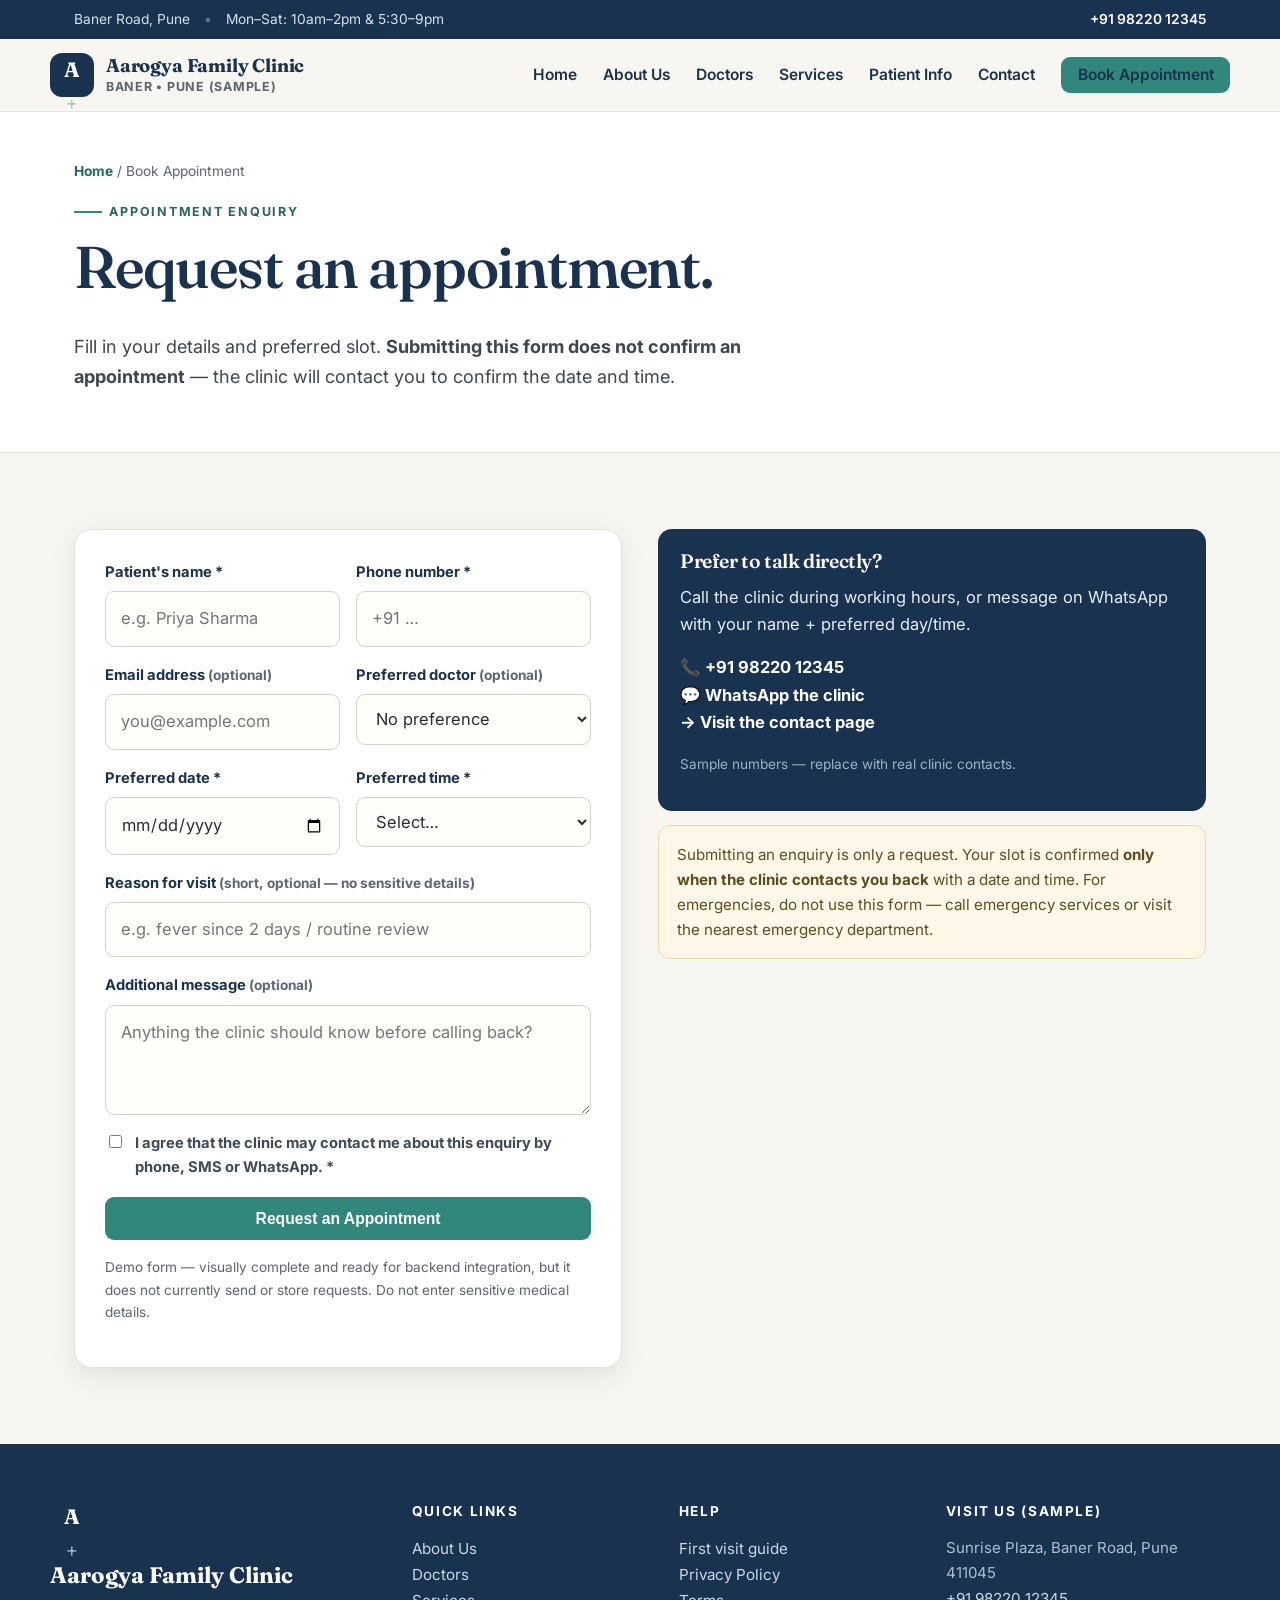
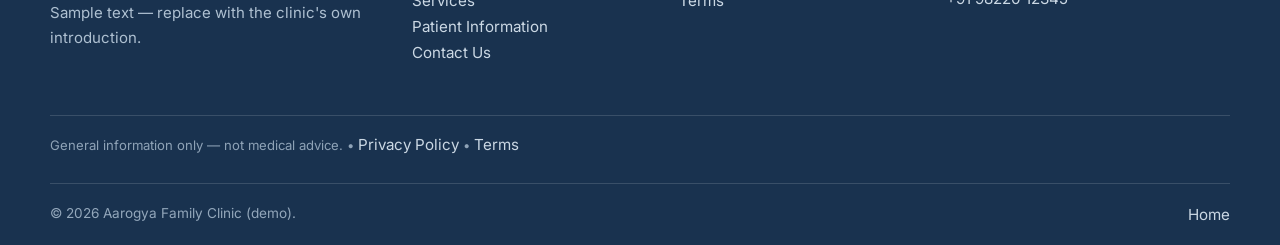
<file: appointment.html>
<!DOCTYPE html>
<html lang="en">
<head>
<meta charset="UTF-8"><meta name="viewport" content="width=device-width, initial-scale=1.0">
<title>Book Appointment | Aarogya Family Clinic (Sample)</title>
<meta name="description" content="Request an appointment at Aarogya Family Clinic, Baner Pune. Enquiry form with preferred doctor, date and time. The clinic confirms every slot personally.">
<link rel="preconnect" href="https://fonts.googleapis.com"><link rel="preconnect" href="https://fonts.gstatic.com" crossorigin>
<link href="https://fonts.googleapis.com/css2?family=Fraunces:opsz,wght@9..144,500;9..144,600;9..144,700&family=Inter:wght@400;500;600;700;800&display=swap" rel="stylesheet">
<link rel="stylesheet" href="css/style.css?v=2">
</head>
<body data-page="appointment">
<div class="topbar"><div class="wrap"><div>Baner Road, Pune <span class="dot">•</span> <span class="hide-m">Mon–Sat: 10am–2pm &amp; 5:30–9pm</span></div><div><a data-phone-href href="tel:+919822012345"><span data-phone-text>+91 98220 12345</span></a></div></div></div>
<header class="site-header"><div class="wrap nav-row">
<a class="brand" href="index.html"><span class="brand-mark">A<em>+</em></span><span class="brand-text"><strong>Aarogya Family Clinic</strong><small>Baner • Pune (Sample)</small></span></a>
<nav class="nav-links"><a data-nav="home" href="index.html">Home</a><a data-nav="about" href="about.html">About Us</a><a data-nav="doctors" href="doctors.html">Doctors</a><a data-nav="services" href="services.html">Services</a><a data-nav="patient" href="patient-info.html">Patient Info</a><a data-nav="contact" href="contact.html">Contact</a><a class="btn btn-primary btn-sm" href="appointment.html">Book Appointment</a></nav>
<button class="hamburger" id="menuBtn" aria-label="Open menu">☰</button></div></header>
<div class="drawer" id="drawer"><div class="drawer-scrim"></div><div class="drawer-panel"><button class="drawer-close" id="drawerClose">✕ Close</button><a class="dlink" data-nav="home" href="index.html">Home</a><a class="dlink" data-nav="about" href="about.html">About Us</a><a class="dlink" data-nav="doctors" href="doctors.html">Doctors</a><a class="dlink" data-nav="services" href="services.html">Services</a><a class="dlink" data-nav="patient" href="patient-info.html">Patient Information</a><a class="dlink" data-nav="contact" href="contact.html">Contact Us</a><a class="btn btn-primary" href="appointment.html" style="margin-top:10px">Book Appointment</a></div></div>

<main>
<div class="page-hero"><div class="wrap"><div class="breadcrumb"><a href="index.html">Home</a> / Book Appointment</div><span class="eyebrow">Appointment enquiry</span><h1>Request an appointment.</h1><p class="lead">Fill in your details and preferred slot. <strong>Submitting this form does not confirm an appointment</strong> — the clinic will contact you to confirm the date and time.</p></div></div>

<section><div class="wrap two-col">
<div class="form-card">
<form data-demo-form data-success="Thank you — demo enquiry received. In production, connect this form to email, WhatsApp or a booking system so the clinic actually receives it." novalidate>
<div class="form-grid">
<div class="field"><label for="pname">Patient's name *</label><input id="pname" name="name" type="text" autocomplete="name" placeholder="e.g. Priya Sharma" required><span class="error">Please enter the patient's name.</span></div>
<div class="field"><label for="phone">Phone number *</label><input id="phone" name="phone" type="tel" autocomplete="tel" placeholder="+91 …" required><span class="error">Please enter a valid phone number.</span></div>
<div class="field"><label for="email">Email address <span class="hint">(optional)</span></label><input id="email" name="email" type="email" autocomplete="email" placeholder="you@example.com"><span class="error">Please enter a valid email, or leave it blank.</span></div>
<div class="field"><label for="doc">Preferred doctor <span class="hint">(optional)</span></label><select id="doc" name="doctor"><option value="">No preference</option><option>Dr. Ananya Desai (sample)</option><option>Dr. Rahul Menon (sample)</option><option>Dr. Sara Thomas (sample)</option></select></div>
<div class="field"><label for="date">Preferred date *</label><input id="date" name="date" type="date" required><span class="error">Please choose a preferred date.</span></div>
<div class="field"><label for="time">Preferred time *</label><select id="time" name="time" required><option value="">Select…</option><option>Morning (10am–12pm)</option><option>Midday (12–2pm)</option><option>Evening (5:30–7:30pm)</option><option>Evening (7:30–9pm)</option></select><span class="error">Please choose a preferred time.</span></div>
<div class="field full"><label for="reason">Reason for visit <span class="hint">(short, optional — no sensitive details)</span></label><input id="reason" name="reason" type="text" placeholder="e.g. fever since 2 days / routine review"><span class="error"></span></div>
<div class="field full"><label for="msg">Additional message <span class="hint">(optional)</span></label><textarea id="msg" name="message" placeholder="Anything the clinic should know before calling back?"></textarea></div>
<div class="field full"><label class="consent"><input type="checkbox" id="consent" required style="width:auto;margin-top:4px"> <span>I agree that the clinic may contact me about this enquiry by phone, SMS or WhatsApp. *</span></label><span class="error">Please tick the consent box so we can contact you.</span></div>
</div>
<p style="margin-top:18px"><button class="btn btn-primary" type="submit" style="width:100%">Request an Appointment</button></p>
<p class="hint">Demo form — visually complete and ready for backend integration, but it does not currently send or store requests. Do not enter sensitive medical details.</p>
<div class="form-status" role="status" aria-live="polite"></div>
</form>
</div>
<div class="contact-side">
<div class="contact-tile"><h3>Prefer to talk directly?</h3><p>Call the clinic during working hours, or message on WhatsApp with your name + preferred day/time.</p><p><a data-phone-href href="tel:+919822012345">📞 <span data-phone-text>+91 98220 12345</span></a><br><a data-whatsapp href="#">💬 WhatsApp the clinic</a><br><a href="contact.html">→ Visit the contact page</a></p><p style="font-size:.85rem;color:#9FB2C4">Sample numbers — replace with real clinic contacts.</p></div>
<div class="notice">Submitting an enquiry is only a request. Your slot is confirmed <strong>only when the clinic contacts you back</strong> with a date and time. For emergencies, do not use this form — call emergency services or visit the nearest emergency department.</div>
</div>
</div></section>
</main>

<footer class="site-footer"><div class="wrap footer-grid">
<div class="footer-brand"><span class="brand-mark">A<em>+</em></span><strong>Aarogya Family Clinic</strong><p>Sample text — replace with the clinic's own introduction.</p></div>
<div><h4>Quick links</h4><p><a href="about.html">About Us</a><br><a href="doctors.html">Doctors</a><br><a href="services.html">Services</a><br><a href="patient-info.html">Patient Information</a><br><a href="contact.html">Contact Us</a></p></div>
<div><h4>Help</h4><p><a href="patient-info.html">First visit guide</a><br><a href="privacy.html">Privacy Policy</a><br><a href="terms.html">Terms</a></p></div>
<div><h4>Visit us (sample)</h4><p>Sunrise Plaza, Baner Road, Pune 411045<br><a data-phone-href href="tel:+919822012345"><span data-phone-text>+91 98220 12345</span></a></p></div>
</div><div class="wrap disclaimer">General information only — not medical advice. • <a href="privacy.html">Privacy Policy</a> • <a href="terms.html">Terms</a></div>
<div class="wrap footer-bottom"><span>© <span data-year>2026</span> Aarogya Family Clinic (demo).</span><span><a href="index.html">Home</a></span></div></footer>
<nav class="mobile-bar"><a class="call" data-phone-href href="tel:+919822012345">Call</a><a class="call" data-whatsapp href="#">WhatsApp</a><a class="book" href="appointment.html">Book</a></nav>
<script src="js/main.js?v=2"></script></body></html>
</file>
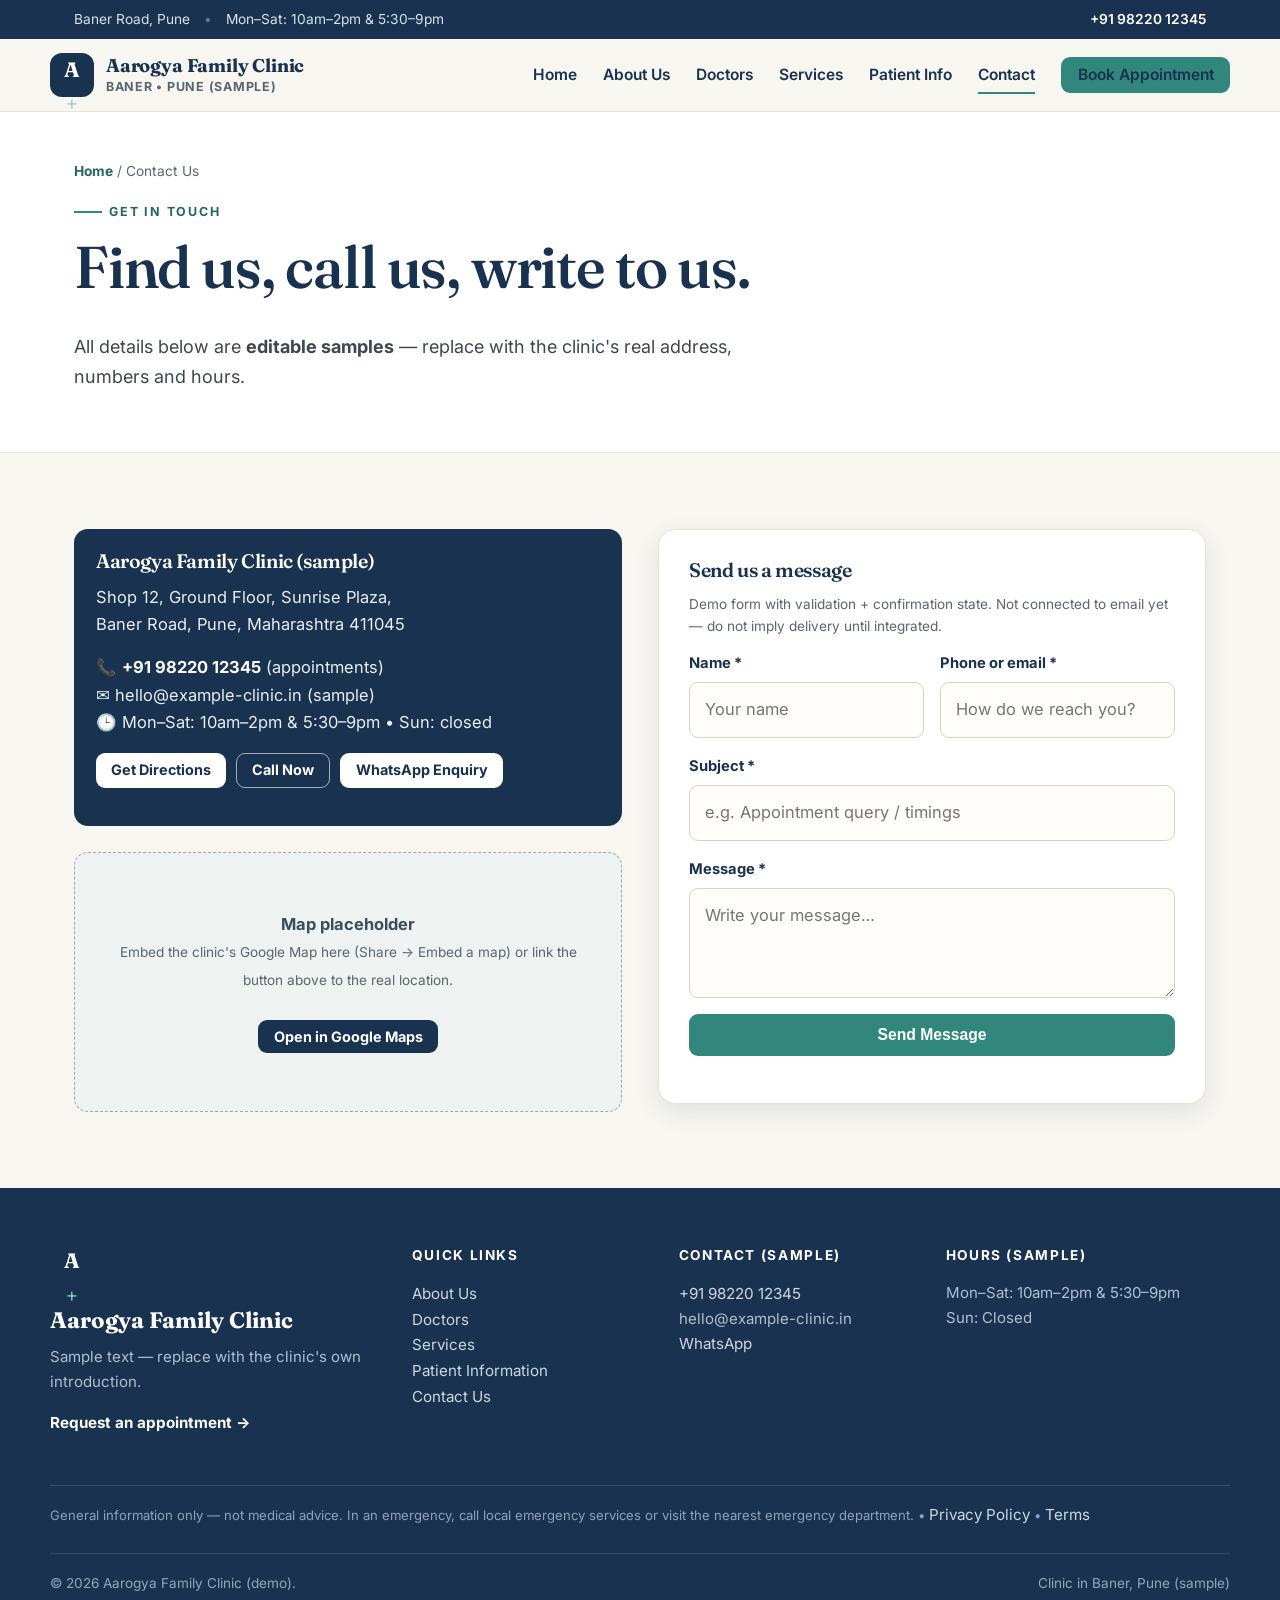
<file: contact.html>
<!DOCTYPE html>
<html lang="en">
<head>
<meta charset="UTF-8"><meta name="viewport" content="width=device-width, initial-scale=1.0">
<title>Contact Us | Aarogya Family Clinic, Baner Pune (Sample)</title>
<meta name="description" content="Address, phone, email, hours, directions and contact form for Aarogya Family Clinic (sample details). Call, WhatsApp or send a message.">
<link rel="preconnect" href="https://fonts.googleapis.com"><link rel="preconnect" href="https://fonts.gstatic.com" crossorigin>
<link href="https://fonts.googleapis.com/css2?family=Fraunces:opsz,wght@9..144,500;9..144,600;9..144,700&family=Inter:wght@400;500;600;700;800&display=swap" rel="stylesheet">
<link rel="stylesheet" href="css/style.css?v=2">
</head>
<body data-page="contact">
<div class="topbar"><div class="wrap"><div>Baner Road, Pune <span class="dot">•</span> <span class="hide-m">Mon–Sat: 10am–2pm &amp; 5:30–9pm</span></div><div><a data-phone-href href="tel:+919822012345"><span data-phone-text>+91 98220 12345</span></a></div></div></div>
<header class="site-header"><div class="wrap nav-row">
<a class="brand" href="index.html"><span class="brand-mark">A<em>+</em></span><span class="brand-text"><strong>Aarogya Family Clinic</strong><small>Baner • Pune (Sample)</small></span></a>
<nav class="nav-links"><a data-nav="home" href="index.html">Home</a><a data-nav="about" href="about.html">About Us</a><a data-nav="doctors" href="doctors.html">Doctors</a><a data-nav="services" href="services.html">Services</a><a data-nav="patient" href="patient-info.html">Patient Info</a><a data-nav="contact" href="contact.html">Contact</a><a class="btn btn-primary btn-sm" href="appointment.html">Book Appointment</a></nav>
<button class="hamburger" id="menuBtn" aria-label="Open menu">☰</button></div></header>
<div class="drawer" id="drawer"><div class="drawer-scrim"></div><div class="drawer-panel"><button class="drawer-close" id="drawerClose">✕ Close</button><a class="dlink" data-nav="home" href="index.html">Home</a><a class="dlink" data-nav="about" href="about.html">About Us</a><a class="dlink" data-nav="doctors" href="doctors.html">Doctors</a><a class="dlink" data-nav="services" href="services.html">Services</a><a class="dlink" data-nav="patient" href="patient-info.html">Patient Information</a><a class="dlink" data-nav="contact" href="contact.html">Contact Us</a><a class="btn btn-primary" href="appointment.html" style="margin-top:10px">Book Appointment</a></div></div>

<main>
<div class="page-hero"><div class="wrap"><div class="breadcrumb"><a href="index.html">Home</a> / Contact Us</div><span class="eyebrow">Get in touch</span><h1>Find us, call us, write to us.</h1><p class="lead">All details below are <strong>editable samples</strong> — replace with the clinic's real address, numbers and hours.</p></div></div>

<section><div class="wrap two-col">
<div>
<div class="contact-tile"><h3>Aarogya Family Clinic (sample)</h3><p>Shop 12, Ground Floor, Sunrise Plaza,<br>Baner Road, Pune, Maharashtra 411045</p><p>📞 <a data-phone-href href="tel:+919822012345"><span data-phone-text>+91 98220 12345</span></a> (appointments)<br>✉️ hello@example-clinic.in (sample)<br>🕒 Mon–Sat: 10am–2pm &amp; 5:30–9pm • Sun: closed</p><p style="display:flex;gap:10px;flex-wrap:wrap;margin-top:14px"><a data-maps href="#" class="btn btn-light btn-sm">Get Directions</a><a data-phone-href href="tel:+919822012345" class="btn btn-ghost-light btn-sm">Call Now</a><a data-whatsapp href="#" class="btn btn-light btn-sm">WhatsApp Enquiry</a></p></div>
<div class="mapbox mt"><div><strong>Map placeholder</strong><br><span class="hint">Embed the clinic's Google Map here (Share → Embed a map) or link the button above to the real location.</span><br><br><a data-maps href="#" class="btn btn-navy btn-sm">Open in Google Maps</a></div></div>
</div>
<div class="form-card">
<h3 style="margin-top:0">Send us a message</h3>
<p class="hint">Demo form with validation + confirmation state. Not connected to email yet — do not imply delivery until integrated.</p>
<form data-demo-form data-success="Thank you — demo message noted. Connect this form to an email service to receive real messages." novalidate>
<div class="form-grid">
<div class="field"><label for="cname">Name *</label><input id="cname" type="text" placeholder="Your name" required><span class="error">Please enter your name.</span></div>
<div class="field"><label for="ccontact">Phone or email *</label><input id="ccontact" type="text" placeholder="How do we reach you?" required><span class="error">Please share a phone number or email.</span></div>
<div class="field full"><label for="csub">Subject *</label><input id="csub" type="text" placeholder="e.g. Appointment query / timings" required><span class="error">Please add a subject.</span></div>
<div class="field full"><label for="cmsg">Message *</label><textarea id="cmsg" placeholder="Write your message…" required></textarea><span class="error">Please write your message.</span></div>
</div>
<p style="margin-top:16px"><button class="btn btn-primary" type="submit" style="width:100%">Send Message</button></p>
<div class="form-status" role="status" aria-live="polite"></div>
</form>
</div>
</div></section>
</main>

<footer class="site-footer"><div class="wrap footer-grid">
<div class="footer-brand"><span class="brand-mark">A<em>+</em></span><strong>Aarogya Family Clinic</strong><p>Sample text — replace with the clinic's own introduction.</p><p><a href="appointment.html" style="color:#fff;font-weight:700">Request an appointment →</a></p></div>
<div><h4>Quick links</h4><p><a href="about.html">About Us</a><br><a href="doctors.html">Doctors</a><br><a href="services.html">Services</a><br><a href="patient-info.html">Patient Information</a><br><a href="contact.html">Contact Us</a></p></div>
<div><h4>Contact (sample)</h4><p><a data-phone-href href="tel:+919822012345"><span data-phone-text>+91 98220 12345</span></a><br>hello@example-clinic.in<br><a data-whatsapp href="#">WhatsApp</a></p></div>
<div><h4>Hours (sample)</h4><p>Mon–Sat: 10am–2pm &amp; 5:30–9pm<br>Sun: Closed</p></div>
</div><div class="wrap disclaimer">General information only — not medical advice. In an emergency, call local emergency services or visit the nearest emergency department. • <a href="privacy.html">Privacy Policy</a> • <a href="terms.html">Terms</a></div>
<div class="wrap footer-bottom"><span>© <span data-year>2026</span> Aarogya Family Clinic (demo).</span><span>Clinic in Baner, Pune (sample)</span></div></footer>
<nav class="mobile-bar"><a class="call" data-phone-href href="tel:+919822012345">Call</a><a class="call" data-whatsapp href="#">WhatsApp</a><a class="book" href="appointment.html">Book</a></nav>
<script src="js/main.js?v=2"></script></body></html>
</file>
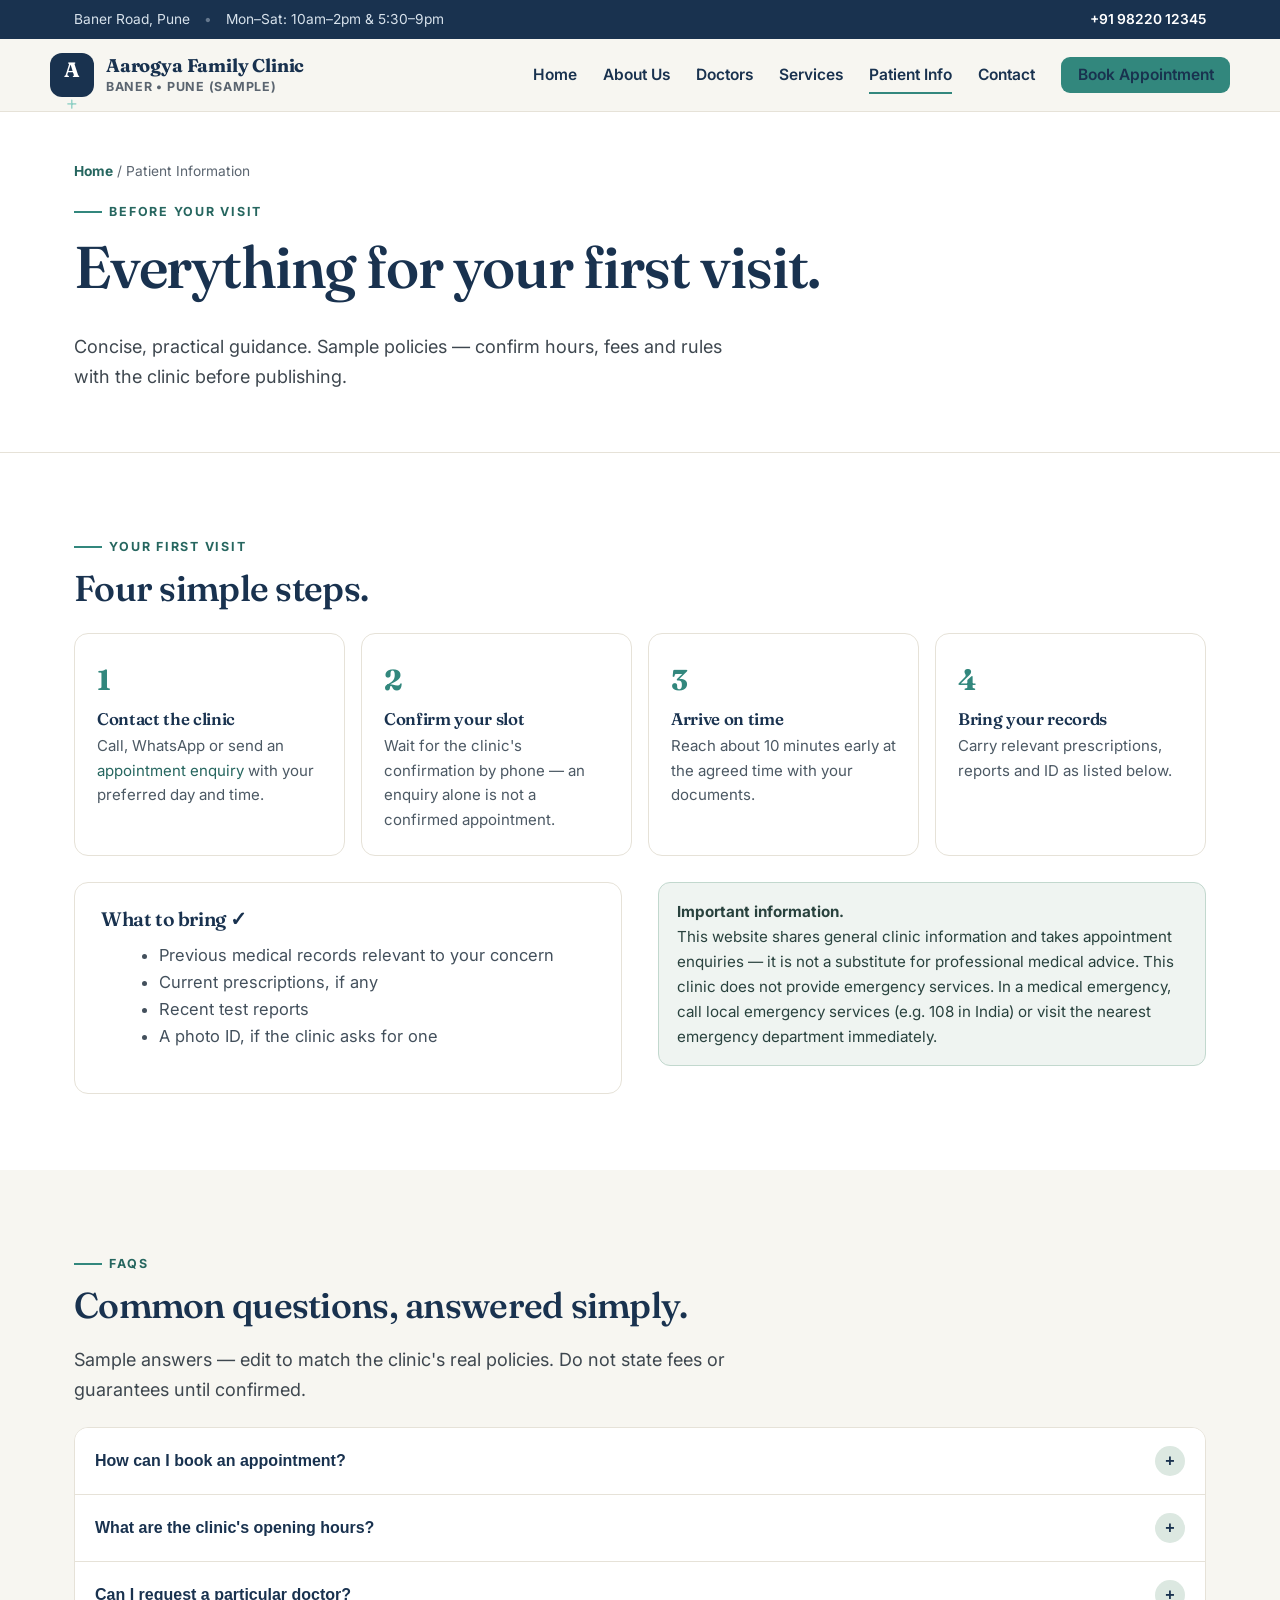
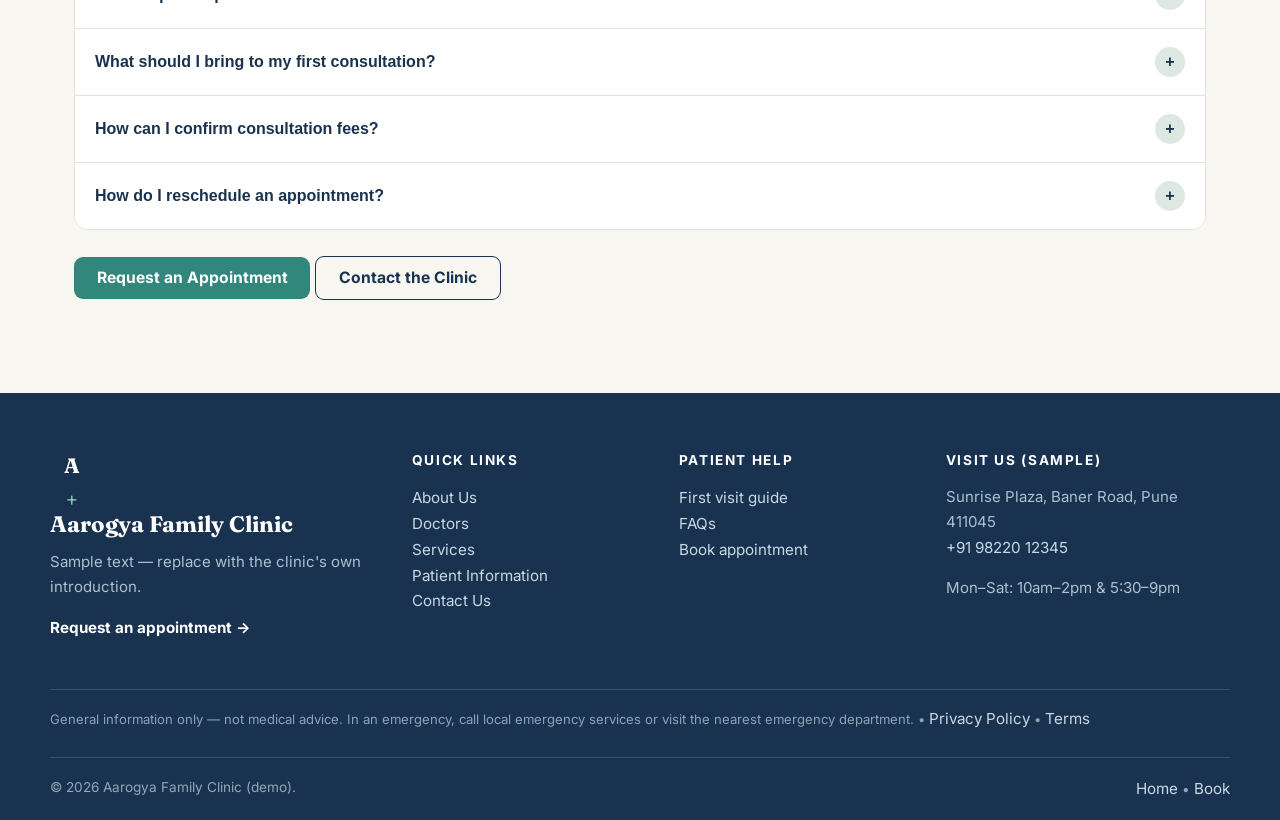
<file: patient-info.html>
<!DOCTYPE html>
<html lang="en">
<head>
<meta charset="UTF-8"><meta name="viewport" content="width=device-width, initial-scale=1.0">
<title>Patient Information | Aarogya Family Clinic (Sample)</title>
<meta name="description" content="First-visit guide, what to bring, FAQs on booking, hours, fees and rescheduling, plus important medical information notes. Sample answers — confirm policies with the clinic.">
<link rel="preconnect" href="https://fonts.googleapis.com"><link rel="preconnect" href="https://fonts.gstatic.com" crossorigin>
<link href="https://fonts.googleapis.com/css2?family=Fraunces:opsz,wght@9..144,500;9..144,600;9..144,700&family=Inter:wght@400;500;600;700;800&display=swap" rel="stylesheet">
<link rel="stylesheet" href="css/style.css?v=2">
</head>
<body data-page="patient">
<div class="topbar"><div class="wrap"><div>Baner Road, Pune <span class="dot">•</span> <span class="hide-m">Mon–Sat: 10am–2pm &amp; 5:30–9pm</span></div><div><a data-phone-href href="tel:+919822012345"><span data-phone-text>+91 98220 12345</span></a></div></div></div>
<header class="site-header"><div class="wrap nav-row">
<a class="brand" href="index.html"><span class="brand-mark">A<em>+</em></span><span class="brand-text"><strong>Aarogya Family Clinic</strong><small>Baner • Pune (Sample)</small></span></a>
<nav class="nav-links"><a data-nav="home" href="index.html">Home</a><a data-nav="about" href="about.html">About Us</a><a data-nav="doctors" href="doctors.html">Doctors</a><a data-nav="services" href="services.html">Services</a><a data-nav="patient" href="patient-info.html">Patient Info</a><a data-nav="contact" href="contact.html">Contact</a><a class="btn btn-primary btn-sm" href="appointment.html">Book Appointment</a></nav>
<button class="hamburger" id="menuBtn" aria-label="Open menu">☰</button></div></header>
<div class="drawer" id="drawer"><div class="drawer-scrim"></div><div class="drawer-panel"><button class="drawer-close" id="drawerClose">✕ Close</button><a class="dlink" data-nav="home" href="index.html">Home</a><a class="dlink" data-nav="about" href="about.html">About Us</a><a class="dlink" data-nav="doctors" href="doctors.html">Doctors</a><a class="dlink" data-nav="services" href="services.html">Services</a><a class="dlink" data-nav="patient" href="patient-info.html">Patient Information</a><a class="dlink" data-nav="contact" href="contact.html">Contact Us</a><a class="btn btn-primary" href="appointment.html" style="margin-top:10px">Book Appointment</a></div></div>

<main>
<div class="page-hero"><div class="wrap"><div class="breadcrumb"><a href="index.html">Home</a> / Patient Information</div><span class="eyebrow">Before your visit</span><h1>Everything for your first visit.</h1><p class="lead">Concise, practical guidance. Sample policies — confirm hours, fees and rules with the clinic before publishing.</p></div></div>

<section class="section-white"><div class="wrap">
<span class="eyebrow">Your first visit</span><h2>Four simple steps.</h2>
<div class="steps">
<div class="step"><b>1</b><h3>Contact the clinic</h3><p>Call, WhatsApp or send an <a href="appointment.html">appointment enquiry</a> with your preferred day and time.</p></div>
<div class="step"><b>2</b><h3>Confirm your slot</h3><p>Wait for the clinic's confirmation by phone — an enquiry alone is not a confirmed appointment.</p></div>
<div class="step"><b>3</b><h3>Arrive on time</h3><p>Reach about 10 minutes early at the agreed time with your documents.</p></div>
<div class="step"><b>4</b><h3>Bring your records</h3><p>Carry relevant prescriptions, reports and ID as listed below.</p></div>
</div>
<div class="two-col mt">
<div class="svc"><h3>What to bring ✓</h3><ul><li>Previous medical records relevant to your concern</li><li>Current prescriptions, if any</li><li>Recent test reports</li><li>A photo ID, if the clinic asks for one</li></ul></div>
<div class="notice navy"><strong>Important information.</strong><br>This website shares general clinic information and takes appointment enquiries — it is not a substitute for professional medical advice. This clinic does not provide emergency services. In a medical emergency, call local emergency services (e.g. 108 in India) or visit the nearest emergency department immediately.</div>
</div>
</div></section>

<section><div class="wrap">
<span class="eyebrow">FAQs</span><h2>Common questions, answered simply.</h2>
<p class="lead">Sample answers — edit to match the clinic's real policies. Do not state fees or guarantees until confirmed.</p>
<div class="faq">
<div class="faq-item"><button class="faq-q" aria-expanded="false">How can I book an appointment? <span class="icon">+</span></button><div class="faq-a">Call <a data-phone-href href="tel:+919822012345"><span data-phone-text>+91 98220 12345</span></a>, message on <a data-whatsapp href="#">WhatsApp</a>, or submit the <a href="appointment.html">appointment enquiry form</a>. The clinic will call back to confirm your date and time.</div></div>
<div class="faq-item"><button class="faq-q" aria-expanded="false">What are the clinic's opening hours? <span class="icon">+</span></button><div class="faq-a">Sample hours: Monday–Saturday, 10am–2pm and 5:30–9pm; Sunday closed. Hours may change on public holidays — please call to confirm.</div></div>
<div class="faq-item"><button class="faq-q" aria-expanded="false">Can I request a particular doctor? <span class="icon">+</span></button><div class="faq-a">Yes — mention the doctor's name in your enquiry. The clinic will do its best to accommodate it, subject to availability.</div></div>
<div class="faq-item"><button class="faq-q" aria-expanded="false">What should I bring to my first consultation? <span class="icon">+</span></button><div class="faq-a">Relevant past records, current prescriptions, recent test reports and an ID if requested. A short note of your symptoms and questions also helps.</div></div>
<div class="faq-item"><button class="faq-q" aria-expanded="false">How can I confirm consultation fees? <span class="icon">+</span></button><div class="faq-a">Fees vary by consultation type. Please call the clinic to confirm the current fee before your visit — sample site, no prices listed.</div></div>
<div class="faq-item"><button class="faq-q" aria-expanded="false">How do I reschedule an appointment? <span class="icon">+</span></button><div class="faq-a">Call or WhatsApp the clinic as early as possible and share your name, original slot and preferred new slot. The clinic will reconfirm.</div></div>
</div>
<p class="mt"><a class="btn btn-primary" href="appointment.html">Request an Appointment</a> <a class="btn btn-outline" href="contact.html">Contact the Clinic</a></p>
</div></section>
</main>

<footer class="site-footer"><div class="wrap footer-grid">
<div class="footer-brand"><span class="brand-mark">A<em>+</em></span><strong>Aarogya Family Clinic</strong><p>Sample text — replace with the clinic's own introduction.</p><p><a href="appointment.html" style="color:#fff;font-weight:700">Request an appointment →</a></p></div>
<div><h4>Quick links</h4><p><a href="about.html">About Us</a><br><a href="doctors.html">Doctors</a><br><a href="services.html">Services</a><br><a href="patient-info.html">Patient Information</a><br><a href="contact.html">Contact Us</a></p></div>
<div><h4>Patient help</h4><p><a href="patient-info.html">First visit guide</a><br><a href="patient-info.html">FAQs</a><br><a href="appointment.html">Book appointment</a></p></div>
<div><h4>Visit us (sample)</h4><p>Sunrise Plaza, Baner Road, Pune 411045<br><a data-phone-href href="tel:+919822012345"><span data-phone-text>+91 98220 12345</span></a></p><p>Mon–Sat: 10am–2pm &amp; 5:30–9pm</p></div>
</div><div class="wrap disclaimer">General information only — not medical advice. In an emergency, call local emergency services or visit the nearest emergency department. • <a href="privacy.html">Privacy Policy</a> • <a href="terms.html">Terms</a></div>
<div class="wrap footer-bottom"><span>© <span data-year>2026</span> Aarogya Family Clinic (demo).</span><span><a href="index.html">Home</a> • <a href="appointment.html">Book</a></span></div></footer>
<nav class="mobile-bar"><a class="call" data-phone-href href="tel:+919822012345">Call</a><a class="call" data-whatsapp href="#">WhatsApp</a><a class="book" href="appointment.html">Book</a></nav>
<script src="js/main.js?v=2"></script></body></html>
</file>
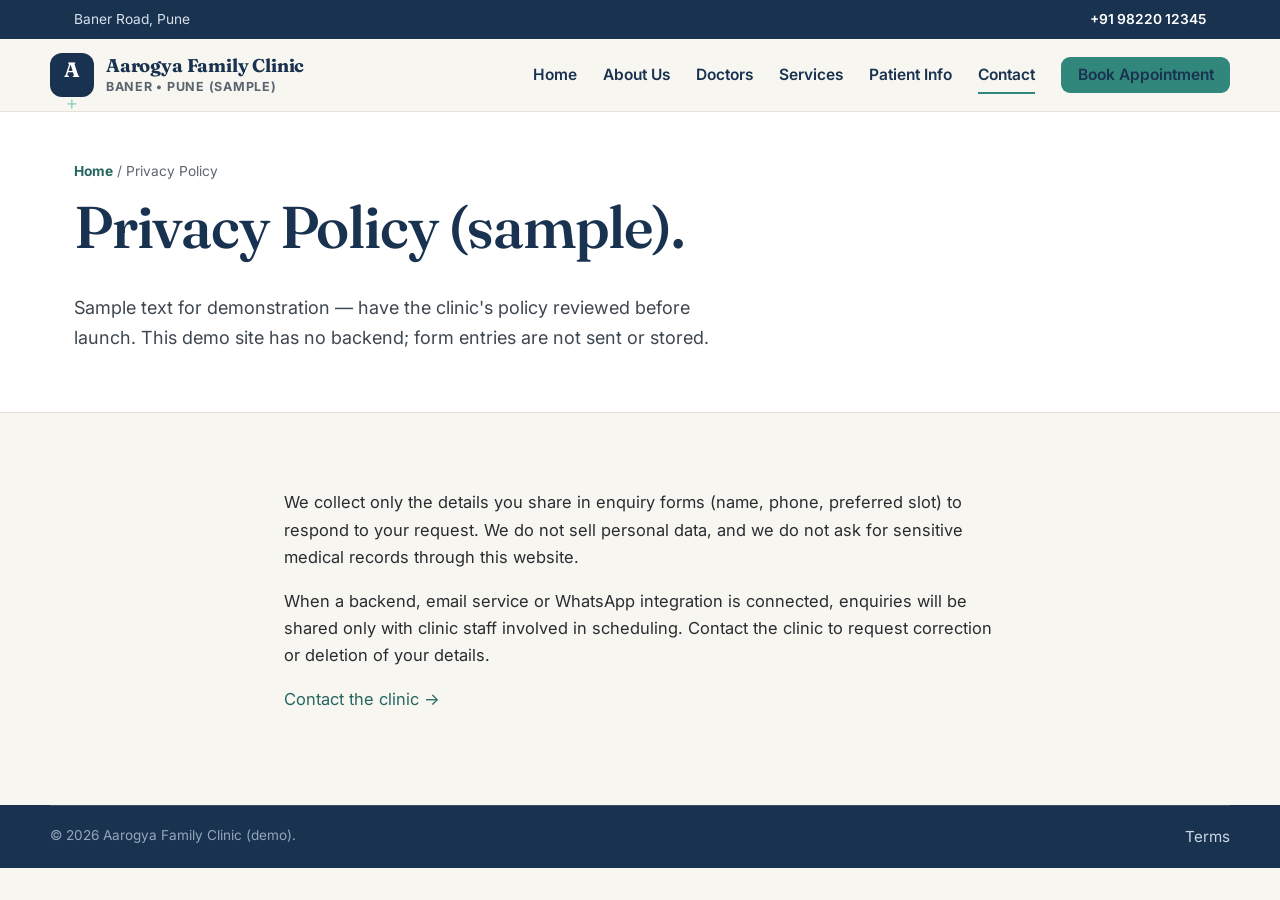
<file: privacy.html>
<!DOCTYPE html>
<html lang="en">
<head>
<meta charset="UTF-8"><meta name="viewport" content="width=device-width, initial-scale=1.0">
<title>Privacy Policy (Sample) | Aarogya Family Clinic</title>
<link href="https://fonts.googleapis.com/css2?family=Fraunces:opsz,wght@9..144,500;9..144,600;9..144,700&family=Inter:wght@400;500;600;700;800&display=swap" rel="stylesheet">
<link rel="stylesheet" href="css/style.css?v=2">
</head>
<body data-page="contact">
<div class="topbar"><div class="wrap"><div>Baner Road, Pune</div><div><a data-phone-href href="tel:+919822012345"><span data-phone-text>+91 98220 12345</span></a></div></div></div>
<header class="site-header"><div class="wrap nav-row"><a class="brand" href="index.html"><span class="brand-mark">A<em>+</em></span><span class="brand-text"><strong>Aarogya Family Clinic</strong><small>Baner • Pune (Sample)</small></span></a><nav class="nav-links"><a data-nav="home" href="index.html">Home</a><a data-nav="about" href="about.html">About Us</a><a data-nav="doctors" href="doctors.html">Doctors</a><a data-nav="services" href="services.html">Services</a><a data-nav="patient" href="patient-info.html">Patient Info</a><a data-nav="contact" href="contact.html">Contact</a><a class="btn btn-primary btn-sm" href="appointment.html">Book Appointment</a></nav><button class="hamburger" id="menuBtn">☰</button></div></header>
<div class="drawer" id="drawer"><div class="drawer-scrim"></div><div class="drawer-panel"><button class="drawer-close" id="drawerClose">✕ Close</button><a class="dlink" href="index.html">Home</a><a class="dlink" href="contact.html">Contact</a></div></div>
<main><div class="page-hero"><div class="wrap"><div class="breadcrumb"><a href="index.html">Home</a> / Privacy Policy</div><h1>Privacy Policy (sample).</h1><p class="lead">Sample text for demonstration — have the clinic's policy reviewed before launch. This demo site has no backend; form entries are not sent or stored.</p></div></div>
<section><div class="wrap prose" style="max-width:760px"><p>We collect only the details you share in enquiry forms (name, phone, preferred slot) to respond to your request. We do not sell personal data, and we do not ask for sensitive medical records through this website.</p><p>When a backend, email service or WhatsApp integration is connected, enquiries will be shared only with clinic staff involved in scheduling. Contact the clinic to request correction or deletion of your details.</p><p><a href="contact.html">Contact the clinic →</a></p></div></section></main>
<footer class="site-footer"><div class="wrap footer-bottom"><span>© <span data-year>2026</span> Aarogya Family Clinic (demo).</span><span><a href="terms.html">Terms</a></span></div></footer>
<script src="js/main.js?v=2"></script></body></html>
</file>
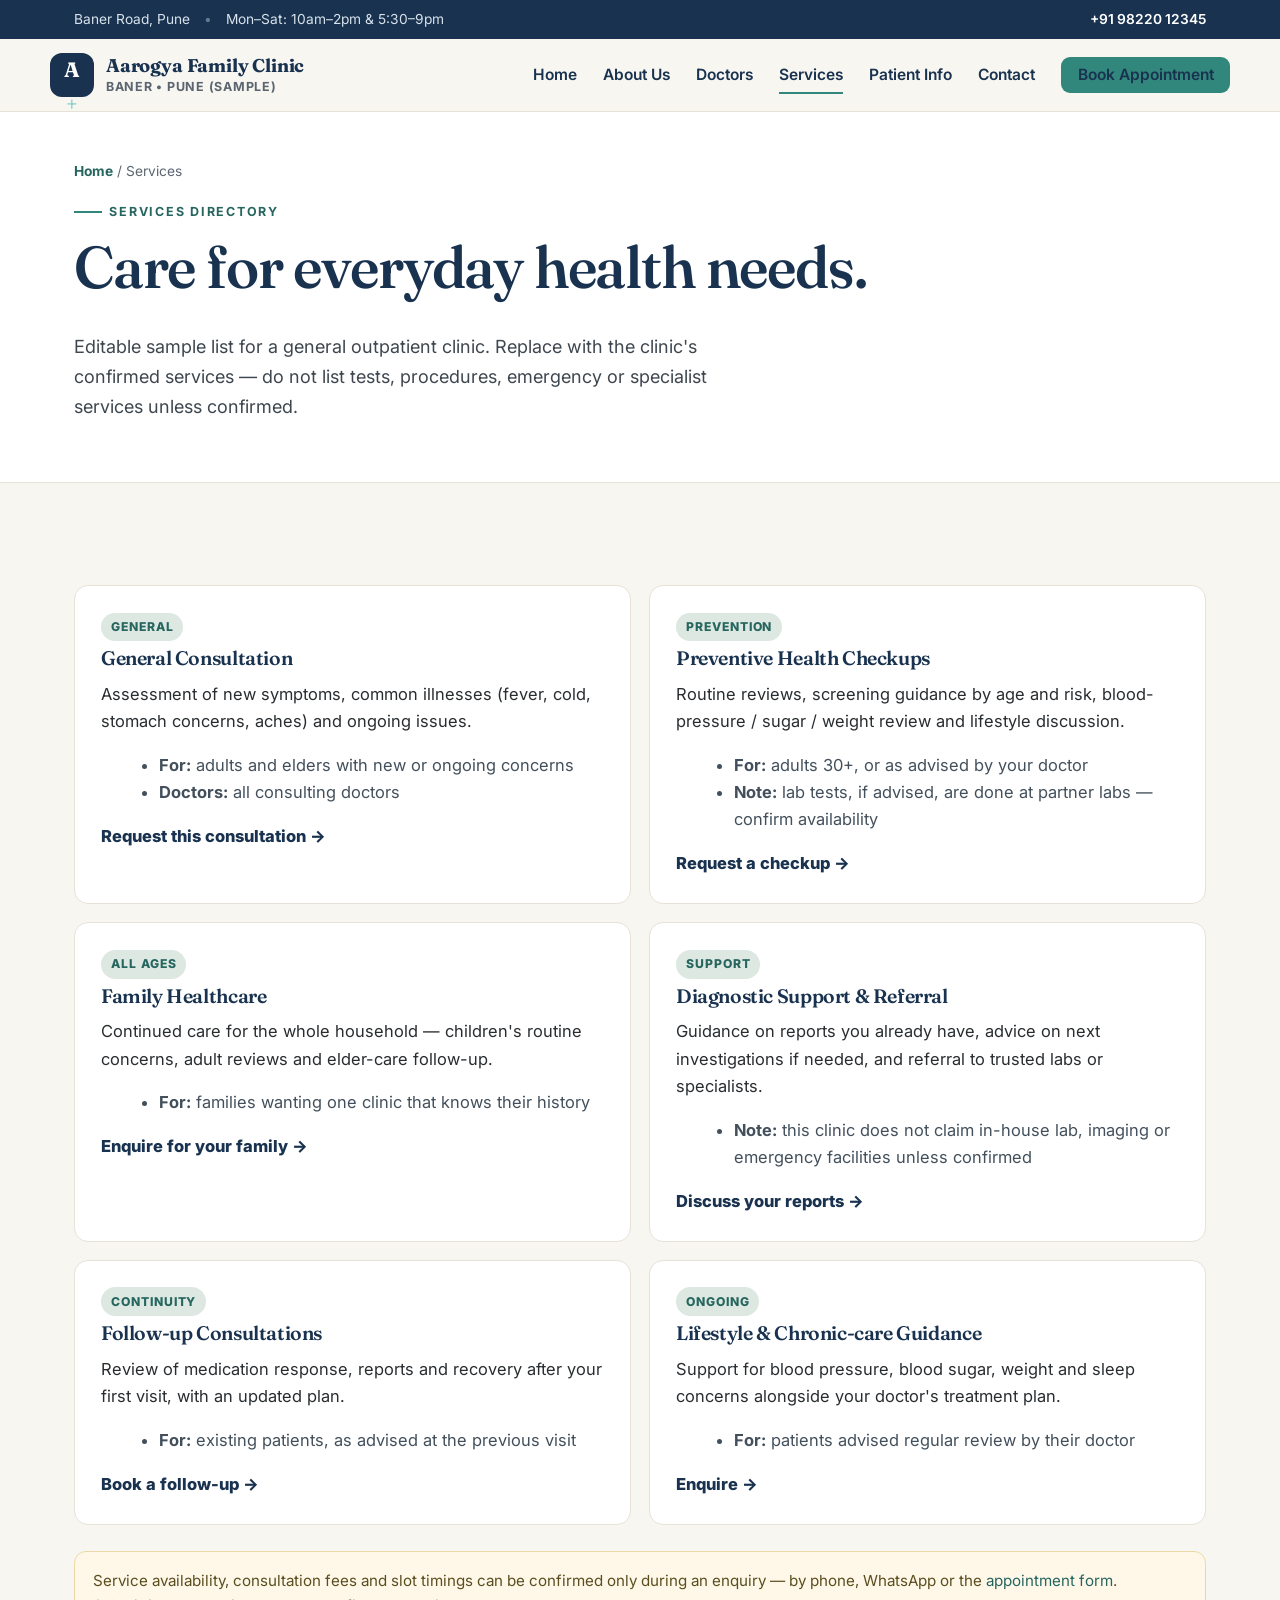
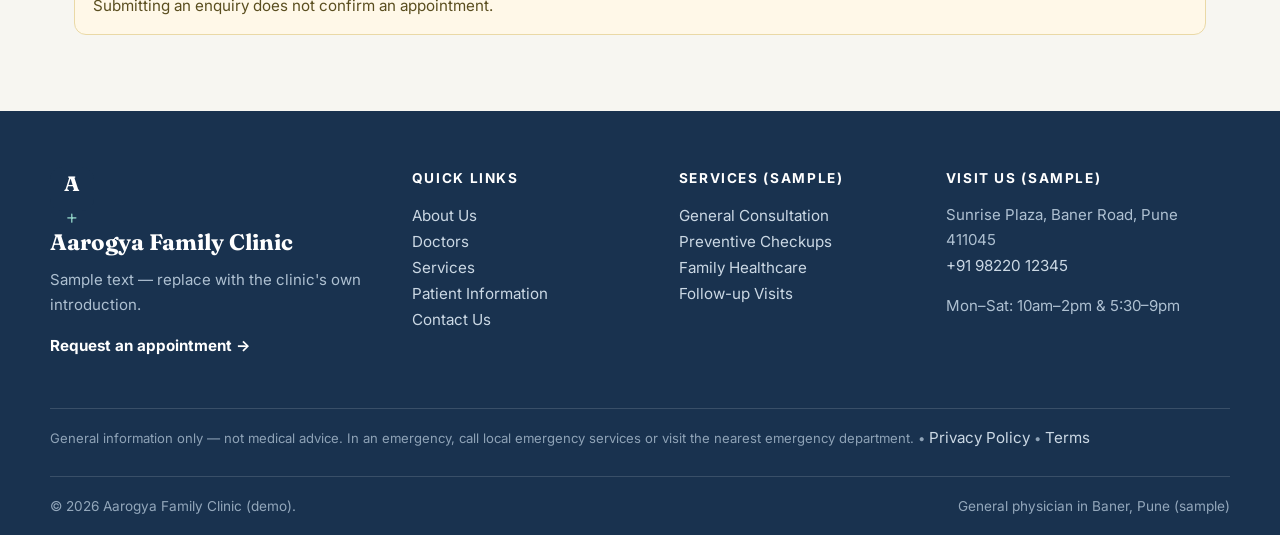
<file: services.html>
<!DOCTYPE html>
<html lang="en">
<head>
<meta charset="UTF-8"><meta name="viewport" content="width=device-width, initial-scale=1.0">
<title>Services | Aarogya Family Clinic, Baner Pune (Sample)</title>
<meta name="description" content="General consultations, preventive health checkups, family healthcare, diagnostic support and follow-up consultations (sample list). Confirm availability with the clinic.">
<link rel="preconnect" href="https://fonts.googleapis.com"><link rel="preconnect" href="https://fonts.gstatic.com" crossorigin>
<link href="https://fonts.googleapis.com/css2?family=Fraunces:opsz,wght@9..144,500;9..144,600;9..144,700&family=Inter:wght@400;500;600;700;800&display=swap" rel="stylesheet">
<link rel="stylesheet" href="css/style.css?v=2">
</head>
<body data-page="services">
<div class="topbar"><div class="wrap"><div>Baner Road, Pune <span class="dot">•</span> <span class="hide-m">Mon–Sat: 10am–2pm &amp; 5:30–9pm</span></div><div><a data-phone-href href="tel:+919822012345"><span data-phone-text>+91 98220 12345</span></a></div></div></div>
<header class="site-header"><div class="wrap nav-row">
<a class="brand" href="index.html"><span class="brand-mark">A<em>+</em></span><span class="brand-text"><strong>Aarogya Family Clinic</strong><small>Baner • Pune (Sample)</small></span></a>
<nav class="nav-links"><a data-nav="home" href="index.html">Home</a><a data-nav="about" href="about.html">About Us</a><a data-nav="doctors" href="doctors.html">Doctors</a><a data-nav="services" href="services.html">Services</a><a data-nav="patient" href="patient-info.html">Patient Info</a><a data-nav="contact" href="contact.html">Contact</a><a class="btn btn-primary btn-sm" href="appointment.html">Book Appointment</a></nav>
<button class="hamburger" id="menuBtn" aria-label="Open menu">☰</button></div></header>
<div class="drawer" id="drawer"><div class="drawer-scrim"></div><div class="drawer-panel"><button class="drawer-close" id="drawerClose">✕ Close</button><a class="dlink" data-nav="home" href="index.html">Home</a><a class="dlink" data-nav="about" href="about.html">About Us</a><a class="dlink" data-nav="doctors" href="doctors.html">Doctors</a><a class="dlink" data-nav="services" href="services.html">Services</a><a class="dlink" data-nav="patient" href="patient-info.html">Patient Information</a><a class="dlink" data-nav="contact" href="contact.html">Contact Us</a><a class="btn btn-primary" href="appointment.html" style="margin-top:10px">Book Appointment</a></div></div>

<main>
<div class="page-hero"><div class="wrap"><div class="breadcrumb"><a href="index.html">Home</a> / Services</div><span class="eyebrow">Services directory</span><h1>Care for everyday health needs.</h1><p class="lead">Editable sample list for a general outpatient clinic. Replace with the clinic's confirmed services — do not list tests, procedures, emergency or specialist services unless confirmed.</p></div></div>

<section><div class="wrap">
<div class="svc-grid">
<div class="svc" id="general"><span class="tag">General</span><h3>General Consultation</h3><p>Assessment of new symptoms, common illnesses (fever, cold, stomach concerns, aches) and ongoing issues.</p><ul><li><strong>For:</strong> adults and elders with new or ongoing concerns</li><li><strong>Doctors:</strong> all consulting doctors</li></ul><a class="link-arrow" href="appointment.html">Request this consultation →</a></div>
<div class="svc" id="preventive"><span class="tag">Prevention</span><h3>Preventive Health Checkups</h3><p>Routine reviews, screening guidance by age and risk, blood-pressure / sugar / weight review and lifestyle discussion.</p><ul><li><strong>For:</strong> adults 30+, or as advised by your doctor</li><li><strong>Note:</strong> lab tests, if advised, are done at partner labs — confirm availability</li></ul><a class="link-arrow" href="appointment.html">Request a checkup →</a></div>
<div class="svc" id="family"><span class="tag">All ages</span><h3>Family Healthcare</h3><p>Continued care for the whole household — children's routine concerns, adult reviews and elder-care follow-up.</p><ul><li><strong>For:</strong> families wanting one clinic that knows their history</li></ul><a class="link-arrow" href="appointment.html">Enquire for your family →</a></div>
<div class="svc" id="diagnostic"><span class="tag">Support</span><h3>Diagnostic Support &amp; Referral</h3><p>Guidance on reports you already have, advice on next investigations if needed, and referral to trusted labs or specialists.</p><ul><li><strong>Note:</strong> this clinic does not claim in-house lab, imaging or emergency facilities unless confirmed</li></ul><a class="link-arrow" href="appointment.html">Discuss your reports →</a></div>
<div class="svc" id="followup"><span class="tag">Continuity</span><h3>Follow-up Consultations</h3><p>Review of medication response, reports and recovery after your first visit, with an updated plan.</p><ul><li><strong>For:</strong> existing patients, as advised at the previous visit</li></ul><a class="link-arrow" href="appointment.html">Book a follow-up →</a></div>
<div class="svc" id="lifestyle"><span class="tag">Ongoing</span><h3>Lifestyle &amp; Chronic-care Guidance</h3><p>Support for blood pressure, blood sugar, weight and sleep concerns alongside your doctor's treatment plan.</p><ul><li><strong>For:</strong> patients advised regular review by their doctor</li></ul><a class="link-arrow" href="appointment.html">Enquire →</a></div>
</div>
<div class="notice mt">Service availability, consultation fees and slot timings can be confirmed only during an enquiry — by phone, WhatsApp or the <a href="appointment.html">appointment form</a>. Submitting an enquiry does not confirm an appointment.</div>
</div></section>
</main>

<footer class="site-footer"><div class="wrap footer-grid">
<div class="footer-brand"><span class="brand-mark">A<em>+</em></span><strong>Aarogya Family Clinic</strong><p>Sample text — replace with the clinic's own introduction.</p><p><a href="appointment.html" style="color:#fff;font-weight:700">Request an appointment →</a></p></div>
<div><h4>Quick links</h4><p><a href="about.html">About Us</a><br><a href="doctors.html">Doctors</a><br><a href="services.html">Services</a><br><a href="patient-info.html">Patient Information</a><br><a href="contact.html">Contact Us</a></p></div>
<div><h4>Services (sample)</h4><p><a href="services.html#general">General Consultation</a><br><a href="services.html#preventive">Preventive Checkups</a><br><a href="services.html#family">Family Healthcare</a><br><a href="services.html#followup">Follow-up Visits</a></p></div>
<div><h4>Visit us (sample)</h4><p>Sunrise Plaza, Baner Road, Pune 411045<br><a data-phone-href href="tel:+919822012345"><span data-phone-text>+91 98220 12345</span></a></p><p>Mon–Sat: 10am–2pm &amp; 5:30–9pm</p></div>
</div><div class="wrap disclaimer">General information only — not medical advice. In an emergency, call local emergency services or visit the nearest emergency department. • <a href="privacy.html">Privacy Policy</a> • <a href="terms.html">Terms</a></div>
<div class="wrap footer-bottom"><span>© <span data-year>2026</span> Aarogya Family Clinic (demo).</span><span>General physician in Baner, Pune (sample)</span></div></footer>
<nav class="mobile-bar"><a class="call" data-phone-href href="tel:+919822012345">Call</a><a class="call" data-whatsapp href="#">WhatsApp</a><a class="book" href="appointment.html">Book</a></nav>
<script src="js/main.js?v=2"></script></body></html>
</file>
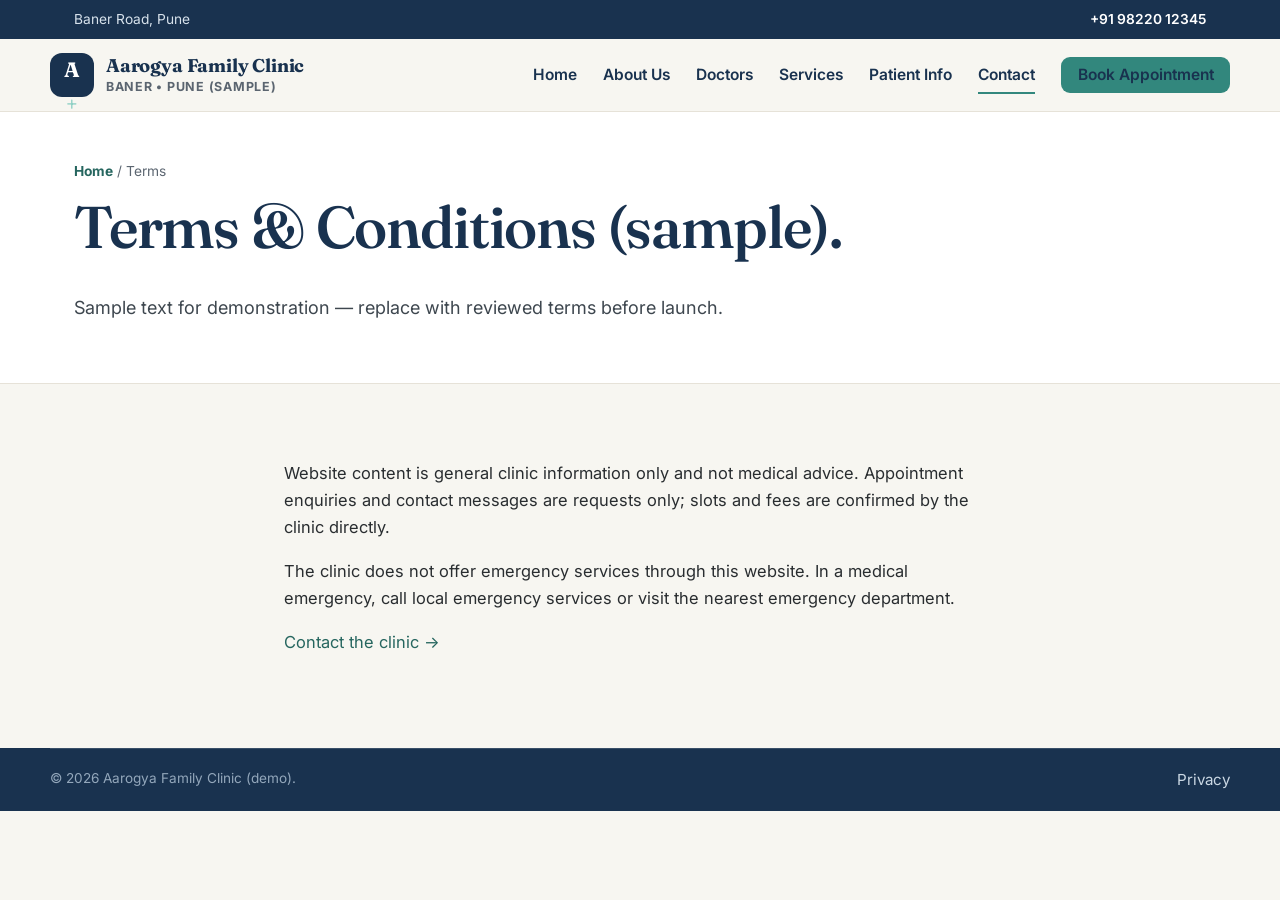
<file: terms.html>
<!DOCTYPE html>
<html lang="en">
<head>
<meta charset="UTF-8"><meta name="viewport" content="width=device-width, initial-scale=1.0">
<title>Terms &amp; Conditions (Sample) | Aarogya Family Clinic</title>
<link href="https://fonts.googleapis.com/css2?family=Fraunces:opsz,wght@9..144,500;9..144,600;9..144,700&family=Inter:wght@400;500;600;700;800&display=swap" rel="stylesheet">
<link rel="stylesheet" href="css/style.css?v=2">
</head>
<body data-page="contact">
<div class="topbar"><div class="wrap"><div>Baner Road, Pune</div><div><a data-phone-href href="tel:+919822012345"><span data-phone-text>+91 98220 12345</span></a></div></div></div>
<header class="site-header"><div class="wrap nav-row"><a class="brand" href="index.html"><span class="brand-mark">A<em>+</em></span><span class="brand-text"><strong>Aarogya Family Clinic</strong><small>Baner • Pune (Sample)</small></span></a><nav class="nav-links"><a data-nav="home" href="index.html">Home</a><a data-nav="about" href="about.html">About Us</a><a data-nav="doctors" href="doctors.html">Doctors</a><a data-nav="services" href="services.html">Services</a><a data-nav="patient" href="patient-info.html">Patient Info</a><a data-nav="contact" href="contact.html">Contact</a><a class="btn btn-primary btn-sm" href="appointment.html">Book Appointment</a></nav><button class="hamburger" id="menuBtn">☰</button></div></header>
<div class="drawer" id="drawer"><div class="drawer-scrim"></div><div class="drawer-panel"><button class="drawer-close" id="drawerClose">✕ Close</button><a class="dlink" href="index.html">Home</a><a class="dlink" href="contact.html">Contact</a></div></div>
<main><div class="page-hero"><div class="wrap"><div class="breadcrumb"><a href="index.html">Home</a> / Terms</div><h1>Terms &amp; Conditions (sample).</h1><p class="lead">Sample text for demonstration — replace with reviewed terms before launch.</p></div></div>
<section><div class="wrap prose" style="max-width:760px"><p>Website content is general clinic information only and not medical advice. Appointment enquiries and contact messages are requests only; slots and fees are confirmed by the clinic directly.</p><p>The clinic does not offer emergency services through this website. In a medical emergency, call local emergency services or visit the nearest emergency department.</p><p><a href="contact.html">Contact the clinic →</a></p></div></section></main>
<footer class="site-footer"><div class="wrap footer-bottom"><span>© <span data-year>2026</span> Aarogya Family Clinic (demo).</span><span><a href="privacy.html">Privacy</a></span></div></footer>
<script src="js/main.js?v=2"></script></body></html>
</file>
<file: css/style.css>
/* Aarogya Family Clinic — shared stylesheet
   EDIT: colours, fonts and spacing tokens are defined below.
   Palette: ivory #F7F6F1 / navy #19324F / teal #32877D / sage #DCE8E1 / charcoal #292D30
*/
:root{
  --ivory:#F7F6F1; --navy:#19324F; --teal:#32877D; --teal-dark:#26665F;
  --sage:#DCE8E1; --sage-deep:#C2D8CE; --white:#FFFFFF; --charcoal:#292D30;
  --muted:#5B6570; --line:#E6E2D8; --line-dark:#2A4A68;
  --radius:14px; --radius-sm:9px;
  --shadow:0 18px 45px rgba(25,50,79,.12);
  --shadow-sm:0 8px 24px rgba(25,50,79,.10);
  --max:1180px;
  --font-body:"Inter",system-ui,-apple-system,"Segoe UI",Roboto,Arial,sans-serif;
  --font-display:"Fraunces",Georgia,"Times New Roman",serif;
}
*{box-sizing:border-box}
html{scroll-behavior:smooth}
body{margin:0;font-family:var(--font-body);background:var(--ivory);color:var(--charcoal);line-height:1.65;font-size:16.5px;-webkit-font-smoothing:antialiased}
img{max-width:100%;display:block}
a{color:var(--teal-dark);text-decoration:none}
a:hover{text-decoration:underline}
h1,h2,h3{font-family:var(--font-display);color:var(--navy);line-height:1.12;letter-spacing:-.02em;margin:0 0 .55em}
h1{font-size:clamp(2.4rem,4.6vw,3.9rem);font-weight:560}
h2{font-size:clamp(1.7rem,2.8vw,2.45rem);font-weight:560}
h3{font-size:1.22rem;font-weight:600}
p{margin:0 0 1em}
.eyebrow{display:inline-flex;align-items:center;gap:.6em;font-size:.78rem;font-weight:700;letter-spacing:.14em;text-transform:uppercase;color:var(--teal-dark);margin-bottom:.9em}
.eyebrow::before{content:"";width:28px;height:2px;background:var(--teal);display:inline-block}
.lead{font-size:1.13rem;color:#3E474F;max-width:62ch}
.wrap{max-width:var(--max);margin:0 auto;padding:0 24px}
section{padding:76px 0}
.section-sage{background:var(--sage)}
.section-white{background:var(--white)}
.section-navy{background:var(--navy);color:#EAF0F5}
.section-navy h2,.section-navy h3{color:#fff}
.section-navy .lead{color:#C9D6E2}

/* Topbar */
.topbar{background:var(--navy);color:#D7E2EC;font-size:.86rem}
.topbar .wrap{display:flex;justify-content:space-between;align-items:center;gap:16px;padding-top:8px;padding-bottom:8px}
.topbar span.dot{opacity:.4;margin:0 10px}
.topbar a{color:#fff;text-decoration:none;font-weight:600}
.topbar a:hover{text-decoration:underline}

/* Header */
.site-header{position:sticky;top:0;z-index:50;background:rgba(247,246,241,.96);backdrop-filter:blur(8px);border-bottom:1px solid var(--line)}
.nav-row{display:flex;align-items:center;justify-content:space-between;gap:18px;padding:14px 0}
.brand{display:flex;align-items:center;gap:12px;text-decoration:none}
.brand-mark{width:44px;height:44px;border-radius:12px;background:var(--navy);color:#fff;display:grid;place-items:center;font-family:var(--font-display);font-weight:700;font-size:1.3rem}
.brand-mark em{font-style:normal;color:#8FD0C5}
.brand-text{line-height:1.15}
.brand-text strong{display:block;color:var(--navy);font-family:var(--font-display);font-size:1.15rem;letter-spacing:-.01em}
.brand-text small{color:var(--muted);font-size:.78rem;letter-spacing:.06em;text-transform:uppercase;font-weight:700}
.nav-links{display:flex;align-items:center;gap:26px}
.nav-links a{color:var(--navy);font-weight:600;font-size:.97rem;text-decoration:none;position:relative}
.nav-links a.active::after,.nav-links a:hover::after{content:"";position:absolute;left:0;right:0;bottom:-7px;height:2px;background:var(--teal)}
.btn{display:inline-flex;align-items:center;justify-content:center;gap:.55em;border:0;cursor:pointer;font-weight:700;font-size:.98rem;padding:.85em 1.45em;border-radius:var(--radius-sm);text-decoration:none;line-height:1;transition:.18s}
.btn-primary{background:var(--teal);color:#fff}
.btn-primary:hover{background:var(--teal-dark);text-decoration:none;color:#fff}
.btn-navy{background:var(--navy);color:#fff}
.btn-navy:hover{background:#0F2236;color:#fff;text-decoration:none}
.btn-outline{background:transparent;border:1.5px solid var(--navy);color:var(--navy)}
.btn-outline:hover{background:var(--navy);color:#fff;text-decoration:none}
.btn-light{background:#fff;color:var(--navy)}
.btn-ghost-light{border:1.5px solid rgba(255,255,255,.6);color:#fff}
.btn-ghost-light:hover{background:#fff;color:var(--navy);text-decoration:none}
.btn-sm{padding:.65em 1.05em;font-size:.9rem}
.hamburger{display:none;border:1px solid var(--line);background:#fff;border-radius:9px;padding:.55em .7em;font-size:1.15rem;cursor:pointer;color:var(--navy)}

/* Drawer */
.drawer{position:fixed;inset:0;z-index:80;display:none}
.drawer.open{display:block}
.drawer-scrim{position:absolute;inset:0;background:rgba(15,30,46,.5)}
.drawer-panel{position:absolute;right:0;top:0;bottom:0;width:min(360px,88vw);background:var(--ivory);padding:22px;box-shadow:var(--shadow);display:flex;flex-direction:column;gap:8px}
.drawer-panel a.dlink{padding:13px 12px;border-radius:10px;color:var(--navy);font-weight:700;text-decoration:none}
.drawer-panel a.dlink:hover,.drawer-panel a.dlink.active{background:#fff}
.drawer-close{align-self:flex-end;border:0;background:#fff;border:1px solid var(--line);border-radius:9px;padding:.4em .7em;cursor:pointer}

/* Hero */
.hero{padding:54px 0 0;overflow:hidden}
.hero-grid{display:grid;grid-template-columns:1.02fr .98fr;gap:44px;align-items:center}
.hero-copy p.sub{font-size:1.14rem;color:#42505C;max-width:52ch}
.hero-cta{display:flex;gap:12px;flex-wrap:wrap;margin:22px 0 18px}
.hero-note{font-size:.9rem;color:var(--muted);border-left:3px solid var(--sage-deep);padding-left:12px;max-width:52ch}
.hero-media{position:relative}
.hero-media .frame{border-radius:18px;overflow:hidden;box-shadow:var(--shadow)}
.hero-media img{width:100%;height:520px;object-fit:cover}
.hero-badge{position:absolute;left:-18px;bottom:26px;background:#fff;border:1px solid var(--line);border-radius:12px;box-shadow:var(--shadow-sm);padding:14px 16px;display:flex;gap:12px;align-items:center;max-width:300px}
.hero-badge strong{color:var(--navy);display:block;line-height:1.25}
.hero-badge small{color:var(--muted)}
.sage-blob{position:absolute;inset:auto -30px -30px auto;width:62%;height:62%;background:var(--sage);border-radius:22px;z-index:-1}
.info-strip{margin-top:36px;background:var(--navy);color:#E6EEF4;border-radius:14px;padding:18px 22px;display:grid;grid-template-columns:repeat(3,1fr);gap:18px}
.info-strip strong{color:#fff;display:block;font-size:.82rem;letter-spacing:.1em;text-transform:uppercase;margin-bottom:4px}
.info-strip span{font-size:.98rem}
.info-strip a{color:#fff;font-weight:700}

/* Split */
.split{display:grid;grid-template-columns:.95fr 1.05fr;gap:54px;align-items:center}
.split.flip{grid-template-columns:1.05fr .95fr}
.split img.rounded{border-radius:18px;box-shadow:var(--shadow-sm);height:460px;width:100%;object-fit:cover}
.checklist{list-style:none;margin:18px 0 0;padding:0;display:grid;gap:10px}
.checklist li{display:flex;gap:10px;align-items:flex-start;color:#33414D}
.checklist i{width:24px;height:24px;border-radius:50%;background:var(--sage);color:var(--teal-dark);display:grid;place-items:center;font-style:normal;font-weight:900;flex:0 0 24px}

/* Service rows */
.service-rows{display:grid;gap:18px;margin-top:28px}
.service-row{display:grid;grid-template-columns:220px 1fr auto;gap:24px;background:#fff;border:1px solid var(--line);border-radius:var(--radius);padding:18px;align-items:center}
.service-row img{width:220px;height:148px;object-fit:cover;border-radius:10px}
.service-row h3{margin:0 0 .3em}
.service-row p{margin:0 0 .6em;color:#46525D;font-size:.98rem}
.tag{display:inline-block;font-size:.76rem;font-weight:800;letter-spacing:.08em;text-transform:uppercase;color:var(--teal-dark);background:var(--sage);border-radius:999px;padding:.35em .8em;margin-bottom:.6em}
.link-arrow{font-weight:800;color:var(--navy);white-space:nowrap}
.link-arrow:hover{color:var(--teal-dark)}

/* Doctors */
.doctor-grid{display:grid;grid-template-columns:repeat(3,1fr);gap:22px;margin-top:28px}
.doctor-card{background:#fff;border:1px solid var(--line);border-radius:var(--radius);overflow:hidden;display:flex;flex-direction:column}
.doctor-card img{height:340px;object-fit:cover;width:100%;object-position:top center;background:var(--sage)}
.doctor-card .body{padding:20px 20px 22px}
.doctor-card .spec{color:var(--teal-dark);font-weight:800;font-size:.85rem;letter-spacing:.06em;text-transform:uppercase}
.doctor-card h3{margin:.25em 0 .2em;font-size:1.35rem}
.doctor-card p{color:#4A565F;font-size:.96rem}
.doctor-meta{font-size:.88rem;color:var(--muted);margin:.6em 0 1em}

/* Doctor directory rows — portrait-safe layout */
.doc-list{display:grid;gap:20px;margin-top:28px}
.doc-row{display:grid;grid-template-columns:280px 1fr;gap:28px;background:#fff;border:1px solid var(--line);border-radius:var(--radius);padding:22px;align-items:start}
.doc-photo{margin:0;border-radius:10px;overflow:hidden;background:var(--sage);align-self:stretch;display:flex}
.doc-photo img{width:100%;height:100%;min-height:360px;max-height:430px;object-fit:cover;object-position:top center}
.doc-body h3{margin:0 0 .3em;font-size:1.5rem}
.doc-body p{color:#46525D;font-size:.98rem}
.doc-when{display:flex;flex-wrap:wrap;gap:8px 18px;margin:.7em 0 1.1em;font-size:.9rem;color:var(--muted)}
.doc-when strong{color:var(--navy)}
.doc-actions{display:flex;gap:10px;flex-wrap:wrap}

/* Why */
.why-grid{display:grid;grid-template-columns:repeat(4,1fr);gap:18px;margin-top:26px}
.why{background:#fff;border:1px solid var(--line);border-radius:var(--radius);padding:22px}
.why b.num{font-family:var(--font-display);color:var(--teal);font-size:1rem}
.why h3{margin:.5em 0 .35em;font-size:1.08rem}
.why p{font-size:.95rem;color:#4B5761;margin:0}

/* Reviews */
.review-grid{display:grid;grid-template-columns:repeat(3,1fr);gap:18px;margin-top:26px}
.review{background:var(--navy);color:#E8EFF5;border-radius:var(--radius);padding:24px}
.review .stars{color:#F2C94C;letter-spacing:.15em;font-size:.9rem}
.review p{color:#D4DFE9}
.review footer{color:#9FB2C4;font-size:.88rem}
.placeholder-pill{display:inline-block;font-size:.72rem;font-weight:800;letter-spacing:.08em;text-transform:uppercase;background:rgba(255,255,255,.14);border:1px solid rgba(255,255,255,.22);color:#fff;border-radius:999px;padding:.3em .7em;margin-bottom:.8em}

/* CTA band */
.cta-band{background:var(--teal);border-radius:20px;padding:44px;display:grid;grid-template-columns:1.3fr .7fr;gap:26px;align-items:center;color:#fff;box-shadow:var(--shadow)}
.cta-band h2{color:#fff;margin:0 0 .35em}
.cta-band p{color:#E6F2EE;margin:0 0 1.2em}
.cta-actions{display:flex;flex-direction:column;gap:10px}

/* Page hero */
.page-hero{background:var(--white);border-bottom:1px solid var(--line);padding:48px 0 42px}
.breadcrumb{font-size:.86rem;color:var(--muted);margin-bottom:12px}
.breadcrumb a{color:var(--teal-dark);font-weight:700}
.page-hero-grid{display:grid;grid-template-columns:1.1fr .9fr;gap:36px;align-items:center}
.page-hero-grid img{border-radius:18px;height:380px;width:100%;object-fit:cover;box-shadow:var(--shadow-sm)}

/* Values / rooms */
.value-grid{display:grid;grid-template-columns:repeat(3,1fr);gap:18px;margin-top:24px}
.value{background:#fff;border:1px solid var(--line);border-radius:var(--radius);padding:26px}
.room-grid{display:grid;grid-template-columns:repeat(3,1fr);gap:18px;margin-top:24px}
.room{background:#fff;border:1px solid var(--line);border-radius:var(--radius);overflow:hidden}
.room img{height:220px;width:100%;object-fit:cover}
.room div{padding:16px 18px}
.room small{color:var(--muted)}

/* Service detail cards */
.svc-grid{display:grid;grid-template-columns:repeat(2,1fr);gap:18px;margin-top:26px}
.svc{background:#fff;border:1px solid var(--line);border-radius:var(--radius);padding:26px}
.svc h3{margin-top:0}
.svc ul{margin:.6em 0 1em 1.1em;color:#43505C}
.notice{background:#FFF8E8;border:1px solid #EAD9A6;border-radius:12px;padding:16px 18px;color:#5A4E1F;font-size:.95rem}
.notice.navy{background:#EFF4F1;border-color:var(--sage-deep);color:#29423E}

/* Steps */
.steps{display:grid;grid-template-columns:repeat(4,1fr);gap:16px;margin-top:24px}
.step{background:#fff;border:1px solid var(--line);border-radius:var(--radius);padding:22px}
.step b{font-family:var(--font-display);font-size:1.8rem;color:var(--teal)}
.step h3{margin:.4em 0 .3em;font-size:1.05rem}
.step p{font-size:.94rem;color:#4C5964;margin:0}

/* FAQ */
.faq{margin-top:22px;border:1px solid var(--line);border-radius:var(--radius);overflow:hidden;background:#fff}
.faq-item+.faq-item{border-top:1px solid var(--line)}
.faq-q{width:100%;text-align:left;background:#fff;border:0;padding:18px 20px;font-weight:750;color:var(--navy);font-size:1rem;cursor:pointer;display:flex;justify-content:space-between;gap:14px;align-items:center}
.faq-q span.icon{background:var(--sage);width:30px;height:30px;border-radius:50%;display:grid;place-items:center;flex:0 0 30px;color:var(--navy);font-weight:900}
.faq-a{display:none;padding:0 20px 20px;color:#43505C}
.faq-item.open .faq-a{display:block}
.faq-item.open .faq-q span.icon{background:var(--navy);color:#fff}

/* Forms */
.form-card{background:#fff;border:1px solid var(--line);border-radius:18px;box-shadow:var(--shadow-sm);padding:30px}
.form-grid{display:grid;grid-template-columns:1fr 1fr;gap:16px}
.field{display:flex;flex-direction:column;gap:7px}
.field.full{grid-column:1/-1}
label{font-weight:700;color:var(--navy);font-size:.92rem}
input,select,textarea{font:inherit;padding:.8em .9em;border:1.4px solid #D7D2C4;border-radius:9px;background:#FFFEFB;color:var(--charcoal);width:100%}
input:focus,select:focus,textarea:focus{outline:2px solid var(--teal);border-color:var(--teal);background:#fff}
textarea{min-height:110px;resize:vertical}
.hint{font-size:.85rem;color:var(--muted)}
.error{font-size:.85rem;color:#B3261E;font-weight:600;display:none}
.field.invalid input,.field.invalid select,.field.invalid textarea{border-color:#B3261E}
.field.invalid .error{display:block}
.consent{display:flex;gap:10px;align-items:flex-start;font-size:.92rem;color:#3E4A55}
.form-status{display:none;margin-top:16px;border-radius:12px;padding:14px 16px;font-size:.95rem}
.form-status.success{display:block;background:#EAF5EF;border:1px solid #9CC8B2;color:#1E4D3A}
.form-status.errorbox{display:block;background:#FDECEC;border:1px solid #E8AFAF;color:#7A1F1A}
.contact-side{display:grid;gap:14px}
.contact-tile{background:var(--navy);color:#E7EEF4;border-radius:14px;padding:22px}
.contact-tile h3{color:#fff;margin-top:0}
.contact-tile a:not(.btn){color:#fff;font-weight:700}
.contact-tile .btn-light{color:var(--navy)}
.contact-tile .btn-light:hover{color:var(--navy)}
.contact-tile .btn-ghost-light{color:#fff}
.mapbox{border:1px dashed #9AA9B7;border-radius:14px;background:#EEF2F0;min-height:260px;display:grid;place-items:center;text-align:center;padding:28px;color:#3C4D5B}

/* Doctor profile page */
.profile{display:grid;grid-template-columns:360px 1fr;gap:36px;align-items:start}
.profile img{border-radius:18px;height:460px;width:100%;object-fit:cover;object-position:top center;background:var(--sage);box-shadow:var(--shadow-sm)}
.profile-card{background:#fff;border:1px solid var(--line);border-radius:16px;padding:26px}

/* Footer */
footer.site-footer{background:var(--navy);color:#CBD8E4;margin-top:0}
.footer-grid{display:grid;grid-template-columns:1.4fr 1fr 1fr 1.2fr;gap:30px;padding:56px 0 34px}
footer.site-footer h4{color:#fff;font-size:.85rem;letter-spacing:.12em;text-transform:uppercase;margin:0 0 14px}
footer.site-footer a{color:#CBD8E4;text-decoration:none;font-size:.95rem}
footer.site-footer a:hover{color:#fff;text-decoration:underline}
footer.site-footer p{font-size:.94rem;color:#AEC0D1}
.footer-brand strong{font-family:var(--font-display);color:#fff;font-size:1.4rem;display:block;margin:.6em 0 .3em}
.footer-bottom{border-top:1px solid rgba(255,255,255,.14);padding:18px 0;display:flex;justify-content:space-between;gap:14px;flex-wrap:wrap;font-size:.85rem;color:#93A7BB}
.disclaimer{border-top:1px solid rgba(255,255,255,.14);padding:16px 0 26px;font-size:.82rem;color:#8FA3B7}

/* Mobile action bar */
.mobile-bar{display:none;position:fixed;left:12px;right:12px;bottom:12px;z-index:60;background:var(--navy);border-radius:14px;box-shadow:var(--shadow);padding:8px;grid-template-columns:1fr 1fr 1fr;gap:8px}
.mobile-bar a{text-align:center;color:#fff;font-weight:800;font-size:.9rem;padding:12px 6px;border-radius:10px;text-decoration:none}
.mobile-bar a.call{background:rgba(255,255,255,.12)}
.mobile-bar a.book{background:var(--teal)}

.center{text-align:center}
.mt{margin-top:26px}
.two-col{display:grid;grid-template-columns:1fr 1fr;gap:36px;align-items:start}
.prose ul{color:#3D4A56}

/* Responsive */
@media(max-width:980px){
  section{padding:56px 0}
  .nav-links{display:none}
  .hamburger{display:inline-block}
  .hero-grid,.split,.split.flip,.page-hero-grid,.two-col,.profile{grid-template-columns:1fr}
  .hero-media img{height:380px}
  .split img.rounded{height:360px}
  .service-row{grid-template-columns:1fr}
  .service-row img{width:100%;height:200px}
  .doc-row{grid-template-columns:230px 1fr;gap:20px;padding:18px}
  .doc-photo img{min-height:300px;max-height:360px}
  .doctor-grid,.review-grid,.why-grid,.value-grid,.room-grid{grid-template-columns:1fr 1fr}
  .svc-grid{grid-template-columns:1fr}
  .steps{grid-template-columns:1fr 1fr}
  .cta-band{grid-template-columns:1fr;padding:30px}
  .footer-grid{grid-template-columns:1fr 1fr}
  .info-strip{grid-template-columns:1fr}
  .topbar .hide-m{display:none}
}
@media(max-width:600px){
  body{font-size:16px}
  .doctor-grid,.review-grid,.why-grid,.value-grid,.room-grid,.steps,.form-grid{grid-template-columns:1fr}
  .doc-row{grid-template-columns:1fr}
  .doc-photo img{min-height:0;height:340px;max-height:none}
  .footer-grid{grid-template-columns:1fr}
  .mobile-bar{display:grid}
  body{padding-bottom:76px}
  .hero-media img{height:300px}
  .form-card{padding:20px}
}
</file>
